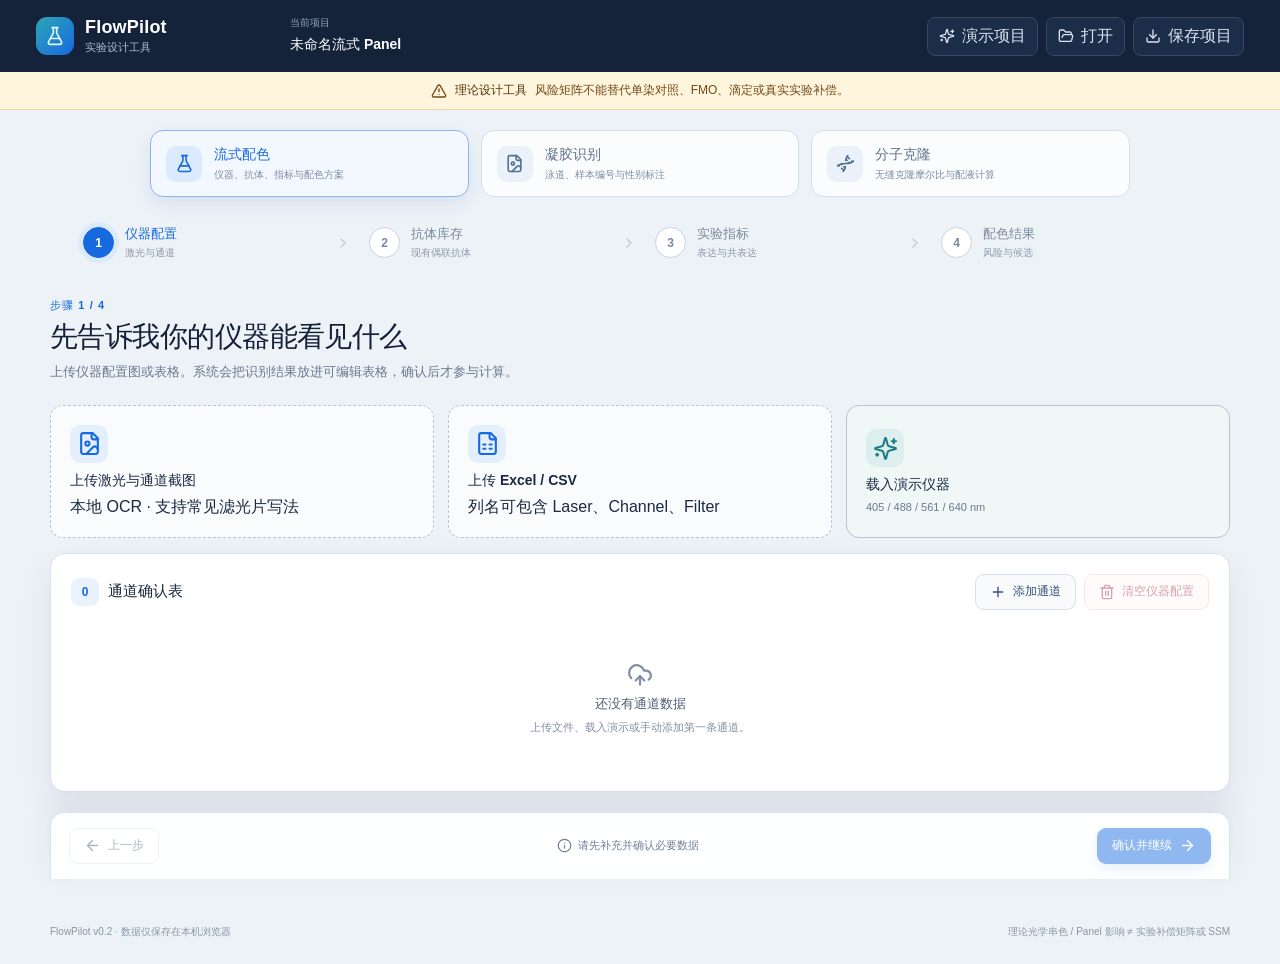
<file: index.html>
<!doctype html>
<html lang="zh-CN">
  <head>
    <meta charset="UTF-8" />
    <meta name="viewport" content="width=device-width, initial-scale=1.0" />
    <meta
      name="description"
      content="FlowPilot 实验设计工具：流式配色、凝胶识别与无缝克隆摩尔比计算"
    />
    <title>FlowPilot · 实验设计工具</title>
    <script type="module" crossorigin src="./assets/index-dulvd9wN.js"></script>
    <link rel="stylesheet" crossorigin href="./assets/index-BUbrgL_w.css">
  </head>
  <body>
    <div id="root"></div>
  </body>
</html>
</file>
<file: assets/index-BUbrgL_w.css>
:root{font-family:Inter,Microsoft YaHei,PingFang SC,Segoe UI,sans-serif;color:#18243a;background:#edf2f7;font-synthesis:none;text-rendering:optimizeLegibility;--navy: #14223a;--blue: #1769e0;--blue-dark: #0f54bb;--cyan: #2ca6b5;--surface: #ffffff;--surface-soft: #f5f8fb;--border: #d8e1ec;--muted: #69798f;--danger: #cb4c5a;--shadow: 0 14px 34px rgba(34, 52, 77, .08)}*{box-sizing:border-box}body{margin:0;min-width:1100px;min-height:100vh;background:#edf2f7}button,input,select{font:inherit}button{cursor:pointer}button:disabled{cursor:not-allowed;opacity:.52}.app-shell{min-height:100vh}.topbar{height:72px;padding:0 36px;display:flex;align-items:center;gap:34px;color:#fff;background:var(--navy)}.brand{display:flex;align-items:center;gap:11px;min-width:220px}.brand-mark{width:38px;height:38px;display:grid;place-items:center;border-radius:11px;color:#dff7ff;background:linear-gradient(135deg,#2ca6b5,#1769e0)}.brand strong,.brand span{display:block}.brand strong{font-size:18px;letter-spacing:.2px}.brand span{margin-top:2px;color:#aebdd2;font-size:11px}.project-title{flex:1;max-width:390px}.project-title span{display:block;margin-bottom:3px;color:#90a3bc;font-size:10px;text-transform:uppercase}.project-title input{width:100%;padding:4px 0;border:0;outline:none;color:#fff;background:transparent;font-size:14px;font-weight:600}.top-actions{margin-left:auto;display:flex;gap:8px}.top-actions button{display:flex;align-items:center;gap:7px;padding:8px 11px;border:1px solid #384861;border-radius:8px;color:#d9e4f1;background:#1c2d49}.top-actions button:hover{background:#253957}.science-disclaimer{height:38px;display:flex;align-items:center;justify-content:center;gap:8px;color:#714a17;background:#fff4dc;border-bottom:1px solid #efd7a5;font-size:12px}.science-disclaimer strong{color:#54350c}.workspace-switcher{display:grid;grid-template-columns:repeat(3,minmax(0,1fr));gap:12px;width:min(980px,calc(100% - 36px));margin:20px auto 0}.workspace-switcher button{display:flex;align-items:center;gap:12px;min-height:67px;padding:11px 15px;border:1px solid #d3deea;border-radius:13px;color:#60738b;background:#ffffffc7;text-align:left;transition:.18s ease}.workspace-switcher button:hover{border-color:#9db8d8;background:#fff;transform:translateY(-1px)}.workspace-switcher button.active{border-color:#8bb5ed;color:#1769e0;background:#f3f8ff;box-shadow:0 7px 18px #2b5ea01c}.workspace-switcher button.active.gel{border-color:#8ecbc7;color:#167d78;background:#f0fbfa;box-shadow:0 7px 18px #227d771a}.workspace-switcher .workspace-icon{width:36px;height:36px;display:grid;place-items:center;flex:none;border-radius:10px;color:#52708f;background:#eaf1f8}.workspace-switcher button.active .workspace-icon{color:#1769e0;background:#dceafd}.workspace-switcher button.active.gel .workspace-icon{color:#167d78;background:#d9f1ee}.workspace-switcher button.active.cloning{border-color:#b6a8e8;color:#674fc1;background:#f6f3ff;box-shadow:0 7px 18px #5f46af1a}.workspace-switcher button.active.cloning .workspace-icon{color:#674fc1;background:#e9e3ff}.workspace-switcher strong,.workspace-switcher small{display:block}.workspace-switcher strong{color:inherit;font-size:14px}.workspace-switcher small{margin-top:4px;color:#7b8da2;font-size:10px}.stepper{display:grid;grid-template-columns:repeat(4,1fr);max-width:1180px;margin:15px auto 0;padding:0 18px}.stepper button{position:relative;display:flex;align-items:center;gap:11px;padding:13px 15px;border:0;color:#7a899d;background:transparent;text-align:left}.stepper button.active{color:var(--blue)}.stepper button.done{color:#248172}.step-number{width:31px;height:31px;flex:none;display:grid;place-items:center;border:1px solid #c9d3e0;border-radius:50%;background:#fff;font-size:12px;font-weight:800}.active .step-number{color:#fff;border-color:var(--blue);background:var(--blue);box-shadow:0 0 0 5px #dbeafd}.done .step-number{color:#fff;border-color:#248172;background:#248172}.stepper strong,.stepper small{display:block}.stepper strong{color:inherit;font-size:13px}.stepper small{margin-top:3px;font-size:10px;color:#8a98aa}.step-chevron{position:absolute;right:3px;color:#c1ccd8}main{width:min(1180px,calc(100% - 36px));margin:22px auto 0}.page-heading{display:flex;align-items:flex-end;justify-content:space-between;margin-bottom:22px}.eyebrow{color:var(--blue);font-size:11px;font-weight:800;letter-spacing:.1em;text-transform:uppercase}.page-heading h1{margin:7px 0;color:#132039;font-size:28px;line-height:1.2;letter-spacing:-.02em}.page-heading p{max-width:760px;margin:0;color:var(--muted);font-size:13px;line-height:1.7}.upload-grid{display:grid;grid-template-columns:repeat(3,1fr);gap:14px;margin-bottom:14px}.upload-grid.two{grid-template-columns:repeat(2,1fr)}.upload-grid.four{grid-template-columns:repeat(4,1fr)}.upload-box{min-height:125px;display:flex;flex-direction:column;align-items:flex-start;justify-content:center;gap:7px;padding:19px;border:1px dashed #b6c4d5;border-radius:13px;color:#1b2a42;background:#ffffffa6;text-align:left;transition:.18s ease}.upload-box:hover{transform:translateY(-2px);border-color:var(--blue);background:#fff;box-shadow:0 8px 20px #224c7d14}.upload-box.demo{border-style:solid;background:#eff7f7}.upload-box strong{font-size:14px}.upload-box>span:last-child{color:var(--muted);font-size:11px}.upload-icon{width:38px;height:38px;display:grid;place-items:center;margin-bottom:2px;border-radius:10px;color:var(--blue);background:#e4effd}.demo .upload-icon{color:#217d83;background:#dcefee}.status-banner{display:flex;align-items:center;gap:9px;margin:13px 0;padding:11px 14px;border:1px solid #bed2eb;border-radius:10px;color:#254d7d;background:#edf5fe;font-size:12px}.progress-track{width:160px;height:5px;overflow:hidden;margin-left:auto;border-radius:10px;background:#d5e2f1}.progress-track span{display:block;height:100%;background:var(--blue)}.data-card{margin-top:15px;padding:20px;border:1px solid var(--border);border-radius:15px;background:var(--surface);box-shadow:var(--shadow)}.section-title{min-height:32px;display:flex;align-items:center;justify-content:space-between;gap:14px;margin-bottom:16px}.section-title>div:first-child{display:flex;align-items:center;gap:9px}.section-title h2{margin:0;color:#18263d;font-size:16px}.count-badge{min-width:28px;height:28px;display:grid;place-items:center;border-radius:8px;color:var(--blue);background:#eaf2fd;font-size:12px;font-weight:800}.section-note{display:flex;align-items:center;gap:5px;color:var(--muted);font-size:11px}.button{display:inline-flex;align-items:center;justify-content:center;gap:7px;min-height:36px;padding:0 14px;border-radius:9px;font-size:12px;font-weight:700}.button.primary{color:#fff;border:1px solid var(--blue);background:var(--blue);box-shadow:0 5px 14px #1769e033}.button.primary:hover{background:var(--blue-dark)}.button.ghost{color:#52647a;border:1px solid var(--border);background:#fff}.button.subtle{color:#355273;border:1px solid var(--border);background:#f8fafc}.button.danger-outline{color:#a84350;border:1px solid #edc7cc;background:#fff7f8}.button.danger-outline:hover:not(:disabled){color:#8f2f3c;border-color:#dda7ae;background:#ffedef}.button:disabled{cursor:not-allowed;opacity:.48}.button.compact{min-height:34px;align-self:end;white-space:nowrap}.section-actions{display:flex;align-items:center;justify-content:flex-end;gap:10px}.icon-button{width:30px;height:30px;display:grid;place-items:center;border:0;border-radius:7px;color:#6c7d90;background:transparent}.icon-button:hover{background:#edf2f6}.icon-button.danger:hover{color:var(--danger);background:#fff0f2}.table-wrap{overflow-x:auto;border:1px solid #e1e7ef;border-radius:11px}table{width:100%;border-collapse:collapse}th,td{padding:10px 12px;border-bottom:1px solid #e5ebf2;text-align:left;font-size:12px;white-space:nowrap}thead th{color:#64758a;background:#f5f8fb;font-size:10px;letter-spacing:.03em;text-transform:uppercase}tbody tr:last-child td,tbody tr:last-child th{border-bottom:0}tbody tr:hover{background:#fbfcfe}tbody tr.ocr-needs-review{background:#fffaf0}.channel-name-cell{display:flex;align-items:center;gap:7px}.ocr-warning{flex:0 0 auto;padding:3px 6px;border:1px solid #edc879;border-radius:999px;color:#8a5b0a;background:#fff3cd;font-size:9px;font-weight:800}td input,td select{width:100%;min-width:92px;padding:7px 8px;border:1px solid transparent;border-radius:6px;color:#27374c;background:transparent}td input:hover,td select:hover,td input:focus,td select:focus{outline:none;border-color:#bed0e6;background:#fff}.empty-state{min-height:145px;display:flex;flex-direction:column;align-items:center;justify-content:center;gap:7px;color:#8290a1}.empty-state strong{color:#4d5e73;font-size:13px}.empty-state span{font-size:11px}.legend-inline,.risk-legend{display:flex;gap:14px;color:var(--muted);font-size:10px}.legend-inline span,.risk-legend span{display:flex;align-items:center;gap:5px}.dot,.risk-legend i{width:8px;height:8px;border-radius:50%}.dot.known{background:#2d9a77}.dot.unknown{background:#d65f6c}.status-pill{display:inline-flex;padding:4px 8px;border-radius:999px;font-size:10px;font-weight:700}.status-pill.success{color:#21765e;background:#ddf3eb}.status-pill.error{color:#a84350;background:#fbe5e8}.status-pill.purchase{color:#8a5d18;background:#fff0cb}.inventory-raw-name{display:block;margin-top:3px;color:#7b8da2;font-size:9px;font-weight:500}.quick-entry,.marker-form{display:grid;grid-template-columns:1fr 1fr 1fr .65fr auto;gap:10px;align-items:end;margin-bottom:16px;padding:13px;border:1px solid #e0e7ef;border-radius:11px;background:#f7f9fc}.quick-entry label,.marker-form label,.combobox-field>label{display:flex;flex-direction:column;gap:6px;color:#65758a;font-size:10px;font-weight:700}.quick-entry input,.quick-entry select,.marker-form input,.marker-form select,.combobox-field input{height:34px;padding:0 10px;border:1px solid #cdd8e5;border-radius:7px;color:#26364b;background:#fff;font-size:12px}.marker-form{grid-template-columns:1fr 1.6fr .8fr .8fr 1.7fr auto}.marker-builder{margin-top:0}.combobox-field{position:relative;min-width:0}.combobox-control{position:relative;margin-top:6px}.combobox-control input{width:100%;padding-right:34px}.combobox-control input:focus{outline:2px solid #b9d6fb;border-color:#79abe8}.combobox-toggle{position:absolute;inset:1px 1px 1px auto;width:32px;display:grid;place-items:center;border:0;border-radius:0 6px 6px 0;color:#60758e;background:transparent}.combobox-toggle:hover{color:var(--blue);background:#edf5ff}.combobox-options{position:absolute;z-index:40;top:calc(100% + 5px);left:0;right:0;max-height:220px;overflow-y:auto;padding:5px;border:1px solid #cbd9e9;border-radius:9px;background:#fff;box-shadow:0 14px 30px #1f385729}.combobox-options-portal{position:fixed;z-index:1000;right:auto;max-width:calc(100vw - 16px)}.combobox-options button{width:100%;display:block;padding:8px 9px;border:0;border-radius:6px;color:#26364b;background:#fff;text-align:left;font-size:11px}.combobox-options button span,.combobox-options button small{display:block}.combobox-options button small{margin-top:3px;color:#78899d;font-size:9px;font-weight:500}.combobox-options button:hover,.combobox-options button.active{color:#1454a0;background:#eaf3ff}.combobox-options button[aria-selected=true]{font-weight:800}.combobox-options button.disabled,.combobox-options button:disabled{color:#8090a6;background:#f7f9fc;cursor:not-allowed;opacity:.82}.combobox-options button.disabled small,.combobox-options button:disabled small{color:#b04a55}.combobox-group+.combobox-group{margin-top:5px;padding-top:5px;border-top:1px solid #edf1f6}.combobox-group-label{padding:6px 9px 4px;color:#7a8ba1;font-size:9px;font-weight:800;letter-spacing:.04em}.combobox-options button.combobox-custom{color:#536a85;background:#f5f8fc;font-size:10px}.combobox-no-match{padding:12px 10px;color:#9a4651;font-size:10px}.combobox-error{display:block;margin-top:4px;color:#b04452;font-size:9px;white-space:normal}.combobox-field.invalid input{border-color:#d77f89;color:#9b3946;background:#fff8f9}.dye-lock-control{min-width:220px;display:flex;flex-direction:column;gap:6px}.dye-lock-control>select{min-width:220px;border-color:#d5e0ec;background:#fff}.dye-lock-combobox{min-width:210px}.dye-lock-combobox .combobox-control{margin-top:0}.dye-lock-combobox input{min-width:210px;padding:7px 34px 7px 8px;border:1px solid transparent;background:transparent}.dye-lock-combobox input:hover,.dye-lock-combobox input:focus{border-color:#bed0e6;background:#fff}.marker-lock-invalid{background:#fff8f9}.action-footer{position:sticky;bottom:0;z-index:10;width:min(1180px,calc(100% - 36px));min-height:67px;display:flex;align-items:center;justify-content:space-between;margin:20px auto 0;padding:12px 18px;border:1px solid var(--border);border-bottom:0;border-radius:14px 14px 0 0;background:#fffffff2;box-shadow:0 -8px 28px #28395012;-webkit-backdrop-filter:blur(12px);backdrop-filter:blur(12px)}.action-hint{display:flex;align-items:center;gap:6px;color:#708097;font-size:11px}.result-tabs{display:flex;gap:8px;margin-bottom:15px}.result-tabs button{display:flex;align-items:center;gap:8px;padding:10px 15px;border:1px solid var(--border);border-radius:10px;color:#56687e;background:#fff;font-size:12px;font-weight:700}.result-tabs button span{min-width:20px;padding:2px 6px;border-radius:10px;background:#edf2f7;font-size:10px}.result-tabs button.active{color:var(--blue);border-color:#8db8ef;background:#edf5ff}.solution-toolbar{display:flex;align-items:center;justify-content:space-between;margin-bottom:15px}.candidate-switcher{display:flex;gap:7px}.candidate-switcher button{padding:8px 12px;border:1px solid var(--border);border-radius:8px;color:#617187;background:#fff;font-size:11px}.candidate-switcher button span{margin-left:8px;font-weight:800}.candidate-switcher button.active{color:#fff;border-color:var(--navy);background:var(--navy)}.result-overview{display:grid;grid-template-columns:1.08fr 1fr;gap:15px}.score-panel,.explanation-card{min-height:180px;display:flex;align-items:center;gap:25px;padding:22px;border:1px solid var(--border);border-radius:15px;background:#fff;box-shadow:var(--shadow)}.score-ring{--score: 270deg;width:126px;height:126px;flex:none;display:grid;place-items:center;border-radius:50%;background:conic-gradient(var(--cyan) var(--score),#e7edf3 0)}.score-ring:before{content:"";position:absolute;width:98px;height:98px;border-radius:50%;background:#fff}.score-ring>div{position:relative;z-index:1;text-align:center}.score-ring strong,.score-ring span{display:block}.score-ring strong{color:#16324f;font-size:29px;line-height:1}.score-ring span{margin-top:5px;color:#718097;font-size:9px}.score-details{flex:1;display:grid;grid-template-columns:1fr 1fr;gap:12px}.score-details div{padding:9px 10px;border-radius:8px;background:#f6f8fb}.score-details span,.score-details strong{display:block}.score-details span{color:#79889b;font-size:9px}.score-details strong{margin-top:4px;font-size:13px}.explanation-card{display:block;background:linear-gradient(135deg,#14233b,#1b3f63);color:#fff}.explanation-card .eyebrow{color:#7fd5dc}.explanation-card h2{margin:8px 0;font-size:18px}.explanation-card p{margin:0;color:#b8c8da;font-size:11px;line-height:1.65}.summary-chips{display:flex;gap:7px;margin-top:17px}.summary-chips span{padding:5px 8px;border:1px solid #46627f;border-radius:7px;color:#d4e4f4;font-size:10px;background:#ffffff0d}.assignment-grid{display:grid;grid-template-columns:repeat(4,1fr);gap:10px}.assignment-card{position:relative;overflow:hidden;padding:14px;border:1px solid #dce4ed;border-radius:11px;background:#fbfcfe}.fluor-stripe{position:absolute;inset:0 auto 0 0;width:4px}.assignment-head{display:flex;align-items:flex-start;justify-content:space-between;gap:8px}.assignment-head span,.assignment-head strong{display:block}.assignment-head span{color:#6f7e91;font-size:10px}.assignment-head strong{margin-top:3px;font-size:15px}.lock-button{display:flex;align-items:center;gap:4px;padding:5px 7px;border:1px solid #d6dfe9;border-radius:6px;color:#66768a;background:#fff;font-size:9px}.lock-button.locked{color:#11689a;border-color:#8dc5de;background:#e5f5fa}.channel-label{margin:12px 0 8px;color:#40556e;font-size:11px;font-weight:700}.assignment-meta{display:flex;align-items:center;justify-content:space-between;color:#748397;font-size:10px}.assignment-card p{margin:10px 0 0;color:#718095;font-size:9px;line-height:1.5}.matrix-title{align-items:flex-end}.risk-legend i{display:inline-block}.risk-legend .risk-low,.risk-low{background:#e7f4ef}.risk-legend .risk-medium,.risk-medium{background:#fff1c8}.risk-legend .risk-high,.risk-high{background:#ffd7bd}.risk-legend .risk-critical,.risk-critical{color:#fff;background:#d6636d}.risk-main{color:#fff;background:#285b8f;font-size:9px}.assumption-note{display:flex;align-items:center;gap:7px;margin-bottom:12px;padding:9px 11px;border-radius:8px;color:#53687e;background:#eff4f8;font-size:10px}.matrix-wrap{overflow-x:auto}.risk-matrix{table-layout:fixed;min-width:850px}.risk-matrix th,.risk-matrix td{padding:9px 7px;text-align:center;border-right:2px solid white;border-bottom:2px solid white;font-size:9px}.risk-matrix thead th{white-space:normal}.risk-matrix tbody th{width:115px;text-align:left;color:#24354b;background:#f3f6f9;font-size:10px}.risk-matrix tbody th small{display:block;margin-top:2px;color:#8090a2;font-size:8px}.result-bottom-grid{display:grid;grid-template-columns:1fr 1fr;gap:15px}.compact-card{min-height:180px}.warning-list,.validation-list{margin:0;padding-left:19px;color:#56687d;font-size:11px;line-height:1.9}.warning-list li::marker{color:#cf5a67}.validation-list li::marker{color:#268f83;font-weight:800}.all-clear{display:flex;align-items:center;gap:8px;padding:13px;border-radius:9px;color:#22745d;background:#e8f6f0;font-size:11px}.no-solution{padding:55px;border:1px solid #efd2d6;border-radius:15px;color:#9b4651;background:#fff;text-align:center;box-shadow:var(--shadow)}.no-solution h2{margin:13px 0 7px;color:#5b2e35;font-size:19px}.no-solution p{max-width:620px;margin:0 auto;color:#7e6870;font-size:12px;line-height:1.7}footer{display:flex;justify-content:space-between;width:min(1180px,calc(100% - 36px));margin:28px auto 0;padding:18px 0 25px;color:#8996a6;font-size:10px}.context-form{grid-template-columns:repeat(3,minmax(170px,1fr)) auto}.evidence-result-list{display:grid;gap:10px;margin:12px 0}.evidence-result{padding:14px;border:1px solid #cfe5dd;border-radius:11px;background:#f7fcfa}.evidence-result.unknown{border-color:#ead7da;background:#fffafb}.evidence-result-head{display:flex;align-items:flex-start;justify-content:space-between;gap:16px}.evidence-result-head strong,.evidence-result-head span,.evidence-result-head small{display:block}.evidence-result-head strong{color:#18354b;font-size:13px}.evidence-result-head span:not(.status-pill){margin-top:5px;color:#536a7f;font-size:11px;line-height:1.55}.evidence-result-head small{margin-top:5px;color:#7b5a1a;font-size:10px}.evidence-quantity{margin-top:9px;color:#276b59;font-size:10px;font-weight:700}.evidence-result details{margin-top:10px}.evidence-result summary{color:#2460a3;font-size:10px;font-weight:700;cursor:pointer}.evidence-result details>p{margin:8px 0 0;color:#6c7887;font-size:10px}.evidence-links{display:grid;gap:7px;margin-top:8px}.evidence-links a{display:grid;gap:3px;padding:9px 10px;border:1px solid #dbe6f0;border-radius:8px;color:#245d9a;background:#fff;text-decoration:none}.evidence-links a:hover{border-color:#92b9e5;background:#f7fbff}.evidence-links a strong{font-size:10px}.evidence-links a span,.evidence-links a small{color:#687b90;font-size:9px;line-height:1.45}.risk-matrix thead th small{display:block;margin-top:4px;color:#6d829c;font-size:8px;font-weight:500}.source-grid{display:grid;grid-template-columns:repeat(auto-fit,minmax(230px,1fr));gap:12px}.source-card{display:flex;flex-direction:column;gap:6px;padding:14px;border:1px solid #dbe7f4;border-radius:12px;background:#f9fcff}.source-card span,.source-card small{color:#60758e}.source-card a{color:#2563a9;font-size:10px}@media(max-width:1180px){.assignment-grid,.marker-form{grid-template-columns:repeat(3,1fr)}.marker-form .wide{grid-column:span 2}}.gel-page{max-width:1280px;margin:0 auto;padding:30px 28px 38px}.gel-heading{display:flex;align-items:flex-end;justify-content:space-between;gap:22px}.gel-heading-stats{min-width:150px;padding:14px 18px;border:1px solid #bfe1e4;border-radius:12px;color:#176d79;background:#effbfc;text-align:right}.gel-heading-stats strong{display:block;font-size:25px;letter-spacing:-1px}.gel-heading-stats span{display:block;margin-top:3px;color:#658893;font-size:12px}.gel-layout{display:grid;grid-template-columns:minmax(0,1.6fr) minmax(310px,.78fr);gap:18px;align-items:start}.gel-image-card{overflow:hidden}.gel-toolbar{display:flex;justify-content:space-between;align-items:center;gap:12px;padding:14px 18px;border-bottom:1px solid var(--border)}.gel-toolbar strong,.gel-toolbar span{display:block}.gel-toolbar strong{color:var(--navy);font-size:13px}.gel-toolbar span{margin-top:3px;color:var(--muted);font-size:11px}.gel-toolbar-actions{display:flex;align-items:center;gap:7px}.gel-upload-button,.primary-button,.secondary-button{display:inline-flex;align-items:center;justify-content:center;gap:7px;border-radius:8px;font-size:12px;font-weight:700;cursor:pointer}.gel-upload-button{padding:8px 11px;color:#1769e0;border:1px solid #bcd3f5;background:#f3f8ff}.gel-upload-button:hover,.secondary-button:hover{background:#eaf3ff}.gel-canvas-shell{position:relative;display:flex;align-items:center;justify-content:center;min-height:390px;padding:18px;background:#111820}.gel-canvas{display:block;width:100%;height:auto;max-height:650px;object-fit:contain;cursor:crosshair;touch-action:none}.gel-canvas.adding{cursor:copy}.gel-lane-editors{position:absolute;top:18px;left:18px;right:18px;pointer-events:none}.gel-line-layer{position:absolute;top:18px;left:18px;right:18px;overflow:visible;z-index:4;pointer-events:none}.gel-line{stroke:red;fill:none;stroke-linecap:butt;stroke-linejoin:miter;pointer-events:stroke;cursor:pointer}.gel-line-draft{stroke:red;stroke-width:.0025;stroke-linecap:butt;stroke-linejoin:miter;stroke-dasharray:.012 .008;fill:none;pointer-events:none}.gel-line-layer g.selected .gel-line{stroke:red}.gel-line-endpoint-hit{fill:transparent;stroke:transparent;pointer-events:all;cursor:crosshair}.gel-annotation-layer{position:absolute;top:18px;left:18px;right:18px;pointer-events:none;z-index:5}.gel-annotation{position:absolute;display:flex;align-items:center;gap:3px;min-width:48px;min-height:22px;padding:3px 14px 3px 4px;border:1px solid rgba(244,201,93,.95);border-radius:5px;background:#14181cb3;box-shadow:0 2px 8px #0000004d;transform:translate(-50%,-50%);pointer-events:auto;cursor:grab;-webkit-user-select:none;user-select:none}.gel-annotation.dragging,.gel-annotation.resizing{border-color:#ff7885}.gel-annotation input{width:100%;min-width:0;height:100%;flex:1;padding:3px 4px;border:0;outline:none;color:#fff7d9;background:transparent;font-size:12px;cursor:text;-webkit-user-select:text;user-select:text}.gel-annotation input::placeholder{color:#f1d887}.gel-annotation-tools{display:flex;align-items:center;gap:1px;flex:none}.gel-annotation button{width:19px;height:18px;padding:0;border:0;border-radius:3px;color:#ffd9dd;background:transparent;font-size:11px;line-height:16px;cursor:pointer}.gel-annotation button:hover{color:#fff;background:#ff5d6c59}.gel-annotation-handle{display:inline-flex;align-items:center;justify-content:center;width:10px;color:#f4c95d;cursor:grab;-webkit-user-select:none;user-select:none}.gel-annotation.dragging .gel-annotation-handle{color:#ff7885;cursor:grabbing}.gel-annotation-resize-handle{position:absolute;right:1px;bottom:0;width:13px;height:13px;color:#f4c95d;font-size:12px;line-height:12px;cursor:nwse-resize;-webkit-user-select:none;user-select:none}.gel-annotation.resizing .gel-annotation-resize-handle{color:#ff7885}.gel-annotation-plain{min-width:0;min-height:0;width:auto!important;height:auto!important;padding:0;border:0;border-radius:0;background:transparent;box-shadow:none;color:#fff0f2;font-weight:700;text-shadow:0 1px 4px #000,0 0 3px #000;white-space:nowrap}.gel-annotation-plain:hover{color:#ff9aa5}.gel-annotation-plain span{display:block}.gel-line-width-controls{display:flex;align-items:center;gap:7px;margin-top:10px;color:#60758a;font-size:11px}.gel-line-width-controls button{width:24px;height:23px;padding:0;border:1px solid #cbd9e6;border-radius:5px;color:#245d9a;background:#f7fbff;font-size:16px;line-height:18px}.gel-line-width-controls button:hover{border-color:#8db5dc;background:#edf5fe}.gel-line-width-controls strong{min-width:28px;color:#c7354a;text-align:center}.gel-lane-value{position:absolute;display:flex;flex-direction:column;align-items:center;justify-content:center;gap:1px;padding:0;border:0;color:#ffeff1;background:transparent;transform:translate(-50%,-4%);cursor:pointer;pointer-events:auto;font-weight:700;line-height:1}.gel-lane-value:hover{color:#ff9aa5}.gel-lane-value.selected{color:#f4c95d;text-shadow:0 0 5px rgba(244,201,93,.58)}.gel-lane-note{max-width:100%;overflow:hidden;text-overflow:ellipsis;white-space:nowrap;font-size:.82em;font-weight:500}.gel-lane-editor{position:absolute;display:flex;flex-direction:column;gap:1px;align-items:stretch;transform:translate(-50%,-4%);pointer-events:auto}.gel-lane-editor.selected input,.gel-lane-editor.selected select{border-color:#f4c95d;box-shadow:0 0 0 1px #f4c95d80}.gel-lane-editor input,.gel-lane-editor select{height:24px;padding:0 2px;border:1px solid rgba(255,63,82,.96);border-radius:0;outline:none;color:#ffeff1;background:#170a0e61;box-shadow:none;-webkit-backdrop-filter:blur(1px);backdrop-filter:blur(1px);font-size:10px;text-align:center}.gel-lane-editor input,.gel-lane-editor select{width:100%;min-width:0}.gel-lane-editor select{cursor:pointer;-webkit-appearance:none;-moz-appearance:none;appearance:none;text-align:center;font-size:13px;line-height:18px}.gel-lane-editor select.empty{color:transparent}.gel-lane-editor select.empty:focus{color:#ffeff1}.gel-lane-editor select option{color:#162b40;background:#fff}.gel-lane-drag-handle{position:absolute;top:-5px;left:0;right:0;height:6px;border-radius:5px;background:transparent;cursor:grab;pointer-events:auto}.gel-lane-editor.dragging .gel-lane-drag-handle{background:#f4c95d;cursor:grabbing}.gel-lane-editor input::placeholder{color:#ffe0e4e0}.gel-lane-editor input:focus,.gel-lane-editor select:focus{border-color:#ff9aa5;background:#24090ead;box-shadow:0 0 0 1px #ff798761}.gel-lane-editor.manual input,.gel-lane-editor.manual select{border-color:#ef8b49e6}.gel-empty-state{display:flex;flex-direction:column;align-items:center;justify-content:center;gap:8px;min-height:330px;color:#afc5d0;text-align:center}.gel-empty-state strong{color:#eefcff;font-size:15px}.gel-empty-state span{color:#7f9aa8;font-size:12px}.gel-empty-state .primary-button{margin-top:10px}.gel-status-line{display:flex;align-items:center;gap:6px;min-height:42px;padding:10px 18px;color:#5e7389;border-bottom:1px solid var(--border);font-size:12px}.gel-status-line:has(svg){color:#ae4b51;background:#fff7f7}.gel-legend{display:flex;gap:17px;padding:11px 18px;color:var(--muted);font-size:11px}.gel-legend span{display:inline-flex;align-items:center;gap:6px}.legend-dot{width:8px;height:8px;display:inline-block;border-radius:50%}.legend-dot.cyan{background:#55c7cb}.legend-dot.orange{background:#ef8b49}.legend-dot.yellow{background:#f1b844}.gel-side-panel{display:grid;gap:18px}.gel-control-card{padding:17px}.gel-control-card .section-title{margin-bottom:14px}.section-title>div{display:flex;align-items:center;gap:8px}.section-title h2{margin:0;font-size:15px}.section-meta{color:var(--muted);font-size:11px}.icon-button{display:inline-flex;align-items:center;justify-content:center;width:29px;height:29px;padding:0;border:1px solid var(--border);border-radius:7px;color:#6b7d91;background:#fff}.icon-button:hover{color:var(--blue);border-color:#9ebde9;background:#f4f8ff}.icon-button.danger:hover{color:var(--danger);border-color:#e7b6bc;background:#fff5f6}.gel-region-actions{display:flex;gap:8px}.gel-selection-actions{display:flex;flex-wrap:wrap;gap:5px;margin-top:9px}.gel-selection-actions button{display:inline-flex;align-items:center;gap:4px;padding:5px 7px;border:1px solid #d5e0ea;border-radius:6px;color:#60758a;background:#fff;font-size:10px}.gel-selection-actions button:hover{color:#1769e0;border-color:#a8c7ed;background:#f5f9ff}.gel-selection-actions .danger-action{color:#b05059;border-color:#e8bdc2}.gel-selection-actions .danger-action:hover{color:#a23540;background:#fff5f6}.gel-selection-actions button:disabled{cursor:not-allowed;opacity:.45}.primary-button,.secondary-button{min-height:34px;padding:8px 12px;border:1px solid transparent}.primary-button{color:#fff;background:var(--blue);box-shadow:0 5px 12px #1769e029}.primary-button:hover{background:var(--blue-dark)}.primary-button:disabled{opacity:.48;cursor:not-allowed}.secondary-button{color:#1769e0;border-color:#bbd2f3;background:#f5f9ff}.wide{width:100%;margin-top:12px}.gel-region-list{display:grid;gap:7px;margin-top:15px}.empty-inline,.empty-results{padding:13px;color:var(--muted);border:1px dashed #cbd7e3;border-radius:8px;background:#f8fafc;font-size:12px}.gel-region-row{display:flex;gap:4px;align-items:center;padding:4px;border:1px solid var(--border);border-radius:8px;background:#fbfcfe}.gel-region-row.active{border-color:#8cced4;background:#effbfc;box-shadow:0 0 0 2px #2ca6b514}.gel-region-row>button:first-child{flex:1;padding:6px 8px;border:0;color:#2a4058;background:transparent;text-align:left}.gel-region-row>button:first-child span,.gel-region-row>button:first-child small{display:block}.gel-region-row>button:first-child span{font-weight:700;font-size:12px}.gel-region-row>button:first-child small{margin-top:3px;color:var(--muted);font-size:10px}.gel-mode-tabs{display:grid;grid-template-columns:1fr 1fr;gap:5px;margin-top:18px;padding:4px;border-radius:8px;background:#eef3f8}.gel-mode-tabs button{padding:8px 4px;border:0;border-radius:6px;color:#718197;background:transparent;font-size:11px;font-weight:700}.gel-mode-tabs button.active{color:#1769e0;background:#fff;box-shadow:0 2px 6px #22344d14}.gel-calibration-form{margin-top:12px}.gel-calibration-form p{margin:0 0 11px;color:var(--muted);font-size:11px;line-height:1.55}.gel-calibration-form label{display:flex;align-items:center;justify-content:space-between;gap:12px;color:#486077;font-size:12px}.gel-calibration-form input{width:90px;padding:7px 9px;border:1px solid var(--border);border-radius:7px;color:var(--navy);background:#fff;font-size:12px}.gel-anchor-status{display:grid;grid-template-columns:1fr 1fr;gap:7px;margin-bottom:10px}.gel-anchor-status span{padding:8px 7px;border:1px solid #d9e4ee;border-radius:6px;color:#60758a;background:#fafcfe;font-size:11px;text-align:center}.manual-mode-hint{display:flex;gap:7px;align-items:center;padding:10px;color:#9a5b1d;border:1px solid #f0d79d;border-radius:7px;background:#fff9e9;font-size:11px}.gel-help-card{padding:16px 17px;color:#60758a;font-size:11px;line-height:1.6}.gel-note-card{padding:16px 17px}.gel-note-card .section-title{margin-bottom:10px}.gel-note-target,.gel-note-empty{margin:0 0 10px;color:var(--muted);font-size:11px}.gel-note-count{display:block;margin-top:9px;color:var(--muted);font-size:10px}.gel-note-field{width:100%;min-height:72px;padding:8px;border:1px solid #cfdbe7;border-radius:7px;outline:none;resize:vertical;color:#263d56;background:#fff;font:inherit;font-size:12px}.gel-note-field:focus{border-color:#59b8c1;box-shadow:0 0 0 2px #dff4f5}.gel-note-done{margin-top:8px}.gel-help-card strong{display:block;margin-bottom:7px;color:#344e68;font-size:12px}.gel-help-card ul{margin:0;padding-left:17px}.gel-results-card{margin-top:18px;padding:18px}.gel-results-card .section-title{margin-bottom:13px}.gel-table-wrap{overflow-x:auto}.gel-table{width:100%;border-collapse:collapse;font-size:12px}.gel-table th{padding:9px 8px;color:#718197;border-bottom:1px solid #cfdbe7;font-size:10px;font-weight:700;text-align:left;white-space:nowrap}.gel-table td{padding:8px;color:#314a64;border-bottom:1px solid #e6edf3;vertical-align:middle}.gel-table tr:last-child td{border-bottom:0}.gel-table input{width:100%;min-width:82px;padding:6px 7px;border:1px solid #d6e0ea;border-radius:6px;color:#263d56;background:#fff;font-size:11px}.gel-table input:focus{outline:2px solid #c4e6ea;border-color:#59b8c1}.sex-toggle{display:flex;gap:4px}.sex-toggle button{width:30px;height:28px;padding:0;border:1px solid #d4dfe9;border-radius:6px;color:#8494a6;background:#fff;font-size:16px}.sex-toggle button.selected.female{color:#b45083;border-color:#e6b6ce;background:#fff1f7}.sex-toggle button.selected.male{color:#3775b8;border-color:#aecbf0;background:#eef6ff}.confidence{display:inline-flex;padding:4px 7px;border-radius:99px;color:#257a6c;background:#eaf8f3;font-size:10px;font-weight:700}.confidence.low{color:#9a6815;background:#fff5d8}.manual-badge{display:inline-block;margin-left:5px;padding:2px 5px;border-radius:4px;color:#a75b2d;background:#fff0e7;font-size:9px}.confirm-button{display:inline-flex;align-items:center;gap:4px;padding:6px 8px;border:1px solid #d6e0ea;border-radius:6px;color:#75869a;background:#fff;font-size:10px;white-space:nowrap}.confirm-button.confirmed{color:#287968;border-color:#abd9ca;background:#effaf5}.cloning-page{max-width:1280px;margin:0 auto;padding:8px 0 18px}.cloning-heading{align-items:center}.cloning-heading-mark{display:flex;align-items:center;gap:9px;padding:12px 16px;border:1px solid #d8cff7;border-radius:13px;color:#674fc1;background:#f7f4ff}.cloning-heading-mark span{font-size:12px;font-weight:800;letter-spacing:.06em}.cloning-boundary-note{display:flex;align-items:flex-start;gap:9px;margin-bottom:16px;padding:12px 14px;border:1px solid #d9d0f2;border-radius:11px;color:#5c5376;background:#f8f6fe;font-size:11px;line-height:1.6}.cloning-boundary-note svg{flex:none;margin-top:1px;color:#7259c8}.cloning-layout{display:grid;grid-template-columns:minmax(0,1.28fr) minmax(420px,.92fr);gap:18px;align-items:start}.cloning-input-card,.cloning-result-card{margin-top:0}.cloning-result-card{position:sticky;top:14px;min-width:0}.clone-mode-switch{display:grid;grid-template-columns:1fr 1fr;gap:7px;padding:5px;border-radius:11px;background:#eef2f7}.clone-mode-switch button{min-height:62px;padding:10px 12px;border:1px solid transparent;border-radius:8px;color:#6c7a8d;background:transparent;text-align:left}.clone-mode-switch button:hover{background:#fff9}.clone-mode-switch button.active{color:#5d45b5;border-color:#d5caf8;background:#fff;box-shadow:0 4px 12px #372a6414}.clone-mode-switch strong,.clone-mode-switch span{display:block}.clone-mode-switch strong{font-size:12px}.clone-mode-switch span{margin-top:4px;color:#7d8998;font-size:9px;line-height:1.4}.clone-constraint-card{display:grid;grid-template-columns:minmax(220px,.7fr) 1fr;gap:18px;align-items:end;margin-top:14px;padding:14px;border:1px solid #ded8f3;border-radius:11px;background:#fbfaff}.clone-constraint-card p{margin:0 0 3px;color:#706984;font-size:10px;line-height:1.55}.clone-fragment-section{margin-top:20px}.clone-subheading{display:flex;align-items:center;justify-content:space-between;gap:10px;margin-bottom:9px}.clone-subheading>span{color:#283952;font-size:12px;font-weight:800}.clone-subheading>small{color:#7b899b;font-size:10px}.clone-subheading button{display:inline-flex;align-items:center;gap:5px;padding:6px 9px;border:1px solid #cfc2f4;border-radius:7px;color:#654cbf;background:#f8f5ff;font-size:10px;font-weight:700}.clone-subheading button:hover{border-color:#aa98e5;background:#f0ebff}.clone-insert-list{display:grid;gap:10px}.clone-fragment-card{padding:14px;border:1px solid #dbe3ed;border-radius:12px;background:#fbfcfe}.clone-fragment-card.vector{border-color:#cfd9f1;background:#f7f9ff}.clone-fragment-card.insert{border-left:3px solid #8d78d4}.clone-fragment-head{display:flex;align-items:center;justify-content:space-between;gap:12px;margin-bottom:12px}.clone-fragment-head>div{display:flex;align-items:center;gap:9px;min-width:0}.clone-fragment-head strong{overflow:hidden;color:#263851;font-size:12px;text-overflow:ellipsis;white-space:nowrap}.clone-role-badge{flex:none;padding:4px 7px;border-radius:99px;color:#624ab8;background:#eee9ff;font-size:9px;font-weight:800}.clone-field-grid{display:grid;grid-template-columns:1.05fr .82fr 1.15fr .72fr;gap:9px;align-items:start}.clone-field{display:flex;flex-direction:column;gap:5px;min-width:0;color:#64758a;font-size:10px}.clone-field>span{font-weight:700}.clone-field input,.clone-field select{width:100%;height:35px;min-width:0;padding:7px 9px;border:1px solid #cfd9e5;border-radius:7px;outline:none;color:#243850;background:#fff;font-size:11px}.clone-field input:focus,.clone-field select:focus{border-color:#8f78da;box-shadow:0 0 0 2px #ede8ff}.clone-field.invalid input,.clone-field.invalid select{border-color:#df9aa3;background:#fff9fa}.clone-field>small{color:#b04451;font-size:9px;line-height:1.35}.clone-compound-input{display:grid;grid-template-columns:minmax(0,1fr) 78px}.clone-compound-input input{border-radius:7px 0 0 7px}.clone-compound-input select{border-left:0;border-radius:0 7px 7px 0;color:#5c4aa0;background:#f8f6ff;font-weight:700}.clone-fixed-ratio strong{display:flex;align-items:center;height:35px;padding:0 10px;border:1px solid #d7dfeb;border-radius:7px;color:#5d48ac;background:#f5f2ff;font-size:12px}.clone-ready-badge{padding:5px 8px;border-radius:99px;color:#2d7667;background:#e9f7f2;font-size:9px;font-weight:800}.clone-result-empty{display:flex;flex-direction:column;align-items:center;justify-content:center;min-height:330px;padding:24px;color:#9aa5b4;text-align:center}.clone-result-empty svg{margin-bottom:12px;color:#9b8bd5}.clone-result-empty strong{color:#3b4a60;font-size:14px}.clone-result-empty p{margin:7px 0 12px;color:#7c8999;font-size:11px}.clone-result-empty ul{margin:0;padding:0;list-style:none;color:#a7555f;font-size:10px;line-height:1.7}.clone-summary-grid{display:grid;grid-template-columns:repeat(3,1fr);gap:8px;margin-bottom:13px}.clone-summary-grid>div{padding:11px 10px;border:1px solid #e0e5ed;border-radius:9px;background:#f8fafc}.clone-summary-grid span,.clone-summary-grid strong{display:block}.clone-summary-grid span{color:#7b899a;font-size:9px}.clone-summary-grid strong{margin-top:5px;color:#283a52;font-size:13px}.clone-result-table-wrap{overflow-x:auto;border:1px solid #dfe5ed;border-radius:10px}.clone-result-table{width:100%;min-width:620px;border-collapse:collapse;font-size:10px}.clone-result-table th{padding:8px;color:#78879a;border-bottom:1px solid #dfe5ed;background:#f7f9fc;text-align:left;white-space:nowrap}.clone-result-table td{padding:9px 8px;color:#40536a;border-bottom:1px solid #e8edf3;vertical-align:top;white-space:nowrap}.clone-result-table tr:last-child td{border-bottom:0}.clone-result-table td strong,.clone-result-table td small{display:block}.clone-result-table td strong{color:#273a52;font-size:10px}.clone-result-table td small{margin-top:3px;color:#8592a2;font-size:8px}.clone-result-table tr.volume-warning{background:#fffaf0}.clone-result-table tr.volume-warning td:last-child strong,.clone-result-table tr.volume-warning td:last-child small{color:#a76916}.clone-dilution-panel{margin-top:13px;padding:12px;border:1px solid #edd59b;border-radius:9px;color:#785a23;background:#fff9e9;font-size:10px;line-height:1.55}.clone-dilution-panel>div{display:flex;align-items:center;gap:7px;color:#8b5f12}.clone-dilution-panel ul{margin:9px 0 0;padding-left:17px}.clone-dilution-panel li+li{margin-top:5px}.clone-dilution-panel p{margin:8px 0 0;padding-top:8px;border-top:1px solid #efddaf}.clone-formula-details{margin-top:13px;padding:9px 11px;border:1px solid #e0e5ed;border-radius:8px;color:#65778d;background:#fafbfd;font-size:10px}.clone-formula-details summary{color:#5944aa;font-weight:700;cursor:pointer}.clone-formula-details p{margin:8px 0 0;line-height:1.6}.cloning-footnote{display:flex;align-items:center;gap:7px;margin-top:13px;color:#77869a;font-size:10px}.cloning-footnote svg{color:#7259c8}@media(max-width:980px){.gel-layout{grid-template-columns:1fr}.gel-side-panel{grid-template-columns:1fr 1fr;align-items:start}.cloning-layout{grid-template-columns:1fr}.cloning-result-card{position:static}}@media(max-width:900px){.context-form{grid-template-columns:1fr 1fr}.section-title{align-items:flex-start}.section-actions{flex-wrap:wrap}.clone-field-grid{grid-template-columns:1fr 1fr}.clone-constraint-card{grid-template-columns:1fr}}
</file>
